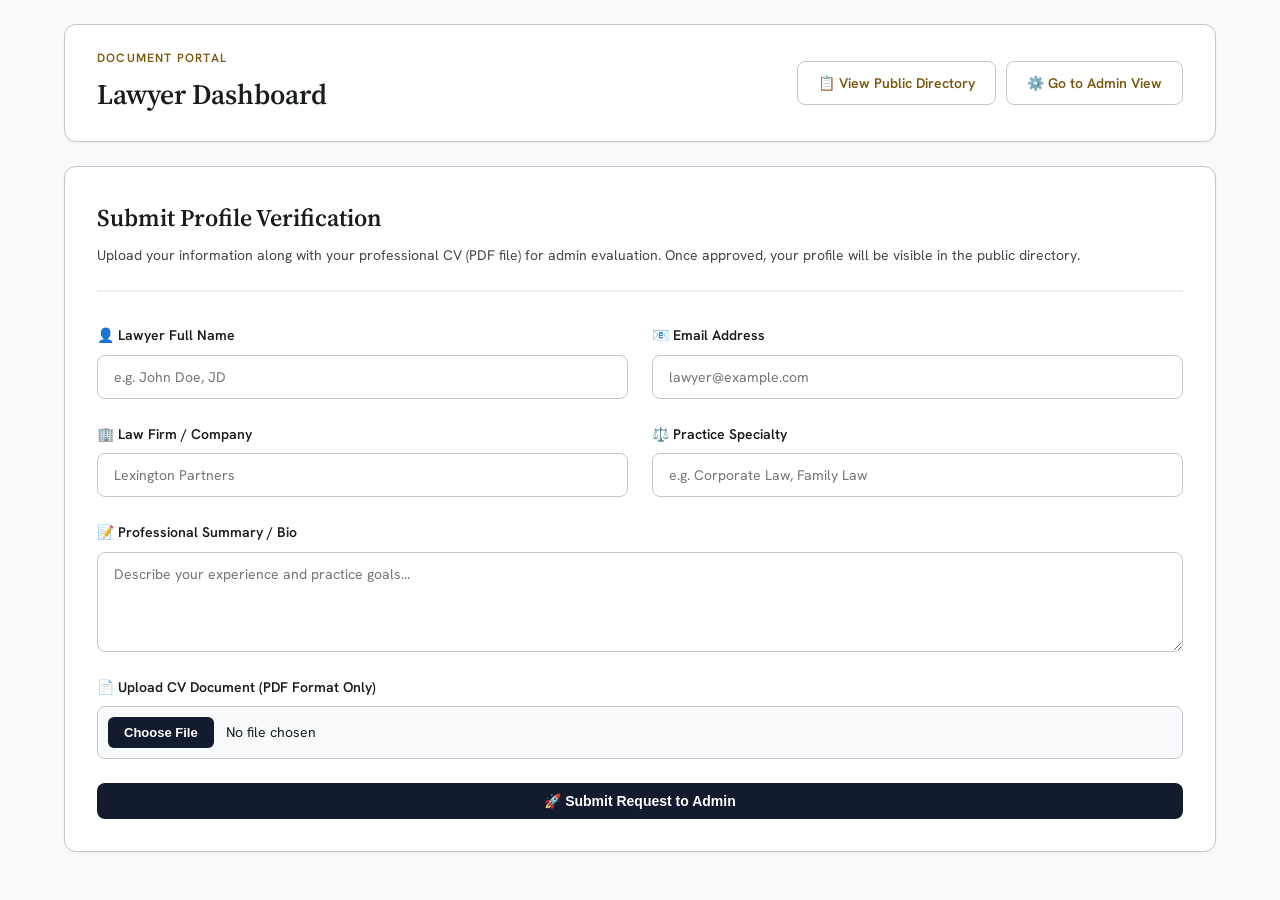
<file: index.html>
<!DOCTYPE html>
<html lang="en">
  <head>
    <meta charset="UTF-8" />
    <meta http-equiv="refresh" content="0; url=./public/index.html" />
    <title>Redirecting...</title>
  </head>
  <body>
    <p>Redirecting to the public directory...</p>
  </body>
</html>
</file>
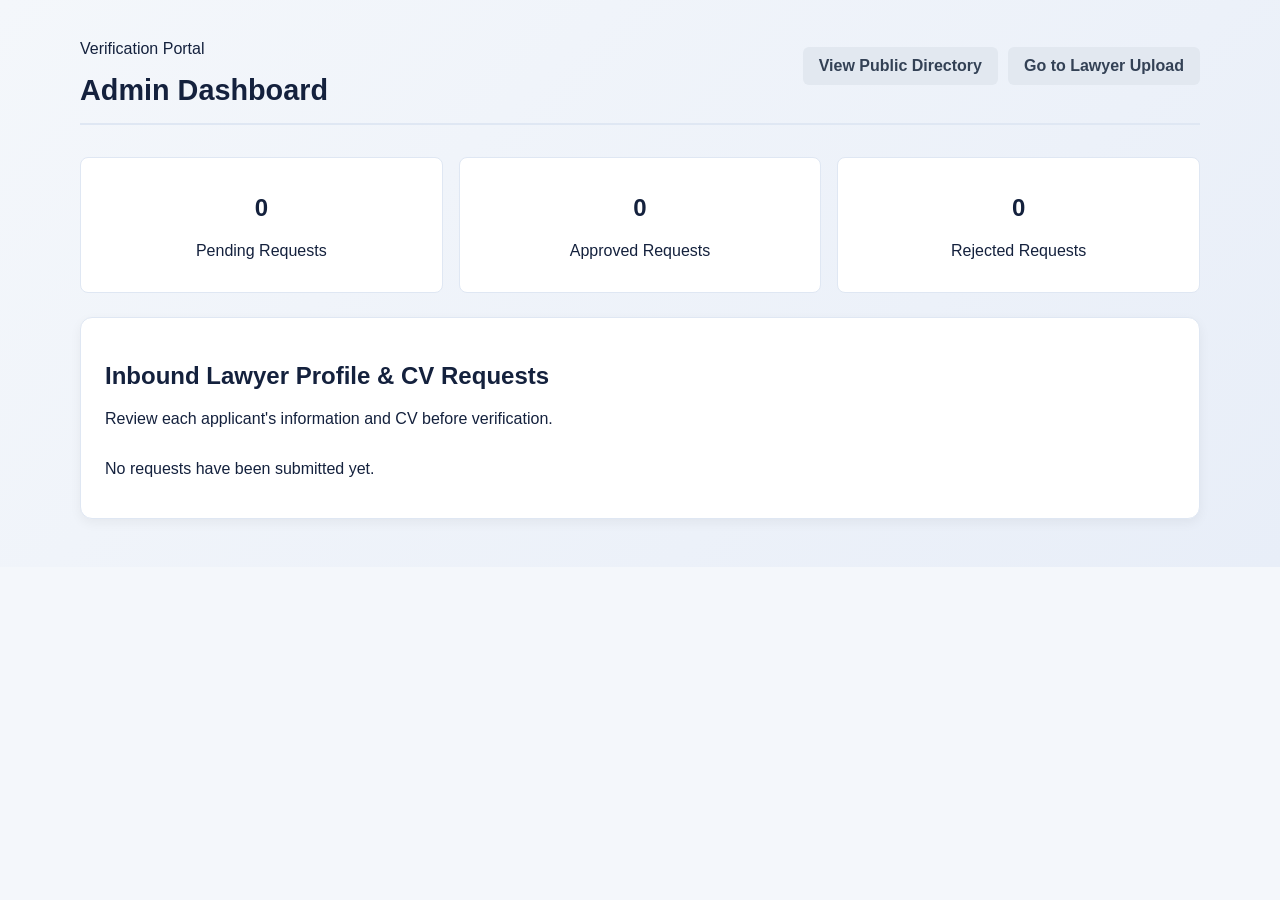
<file: admin/index.html>
<!DOCTYPE html>
<html lang="en">
  <head>
    <meta charset="UTF-8" />
    <meta name="viewport" content="width=device-width, initial-scale=1.0" />
    <title>Admin Verification Control Board</title>
    <link rel="stylesheet" href="../styles.css" />
  </head>
  <body>
    <div class="page-shell">
      <header class="topbar">
        <div>
          <p class="eyebrow">Verification Portal</p>
          <h1>Admin Dashboard</h1>
        </div>
        <div style="display: flex; gap: 10px;">
          <a class="btn btn-secondary" href="../public/index.html">View Public Directory</a>
          <a class="btn btn-secondary" href="../lawyer/index.html">Go to Lawyer Upload</a>
        </div>
      </header>

      <section class="summary-grid">
        <div class="summary-card">
          <h2 id="pendingCount">0</h2>
          <p>Pending Requests</p>
        </div>
        <div class="summary-card">
          <h2 id="approvedCount">0</h2>
          <p>Approved Requests</p>
        </div>
        <div class="summary-card">
          <h2 id="rejectedCount">0</h2>
          <p>Rejected Requests</p>
        </div>
      </section>

      <section class="panel">
        <div class="panel-header">
          <h2>Inbound Lawyer Profile & CV Requests</h2>
          <p>Review each applicant's information and CV before verification.</p>
        </div>
        <div id="requestsList" class="request-list"></div>
      </section>
    </div>

    <script src="../app.js"></script>
  </body>
</html>
</file>
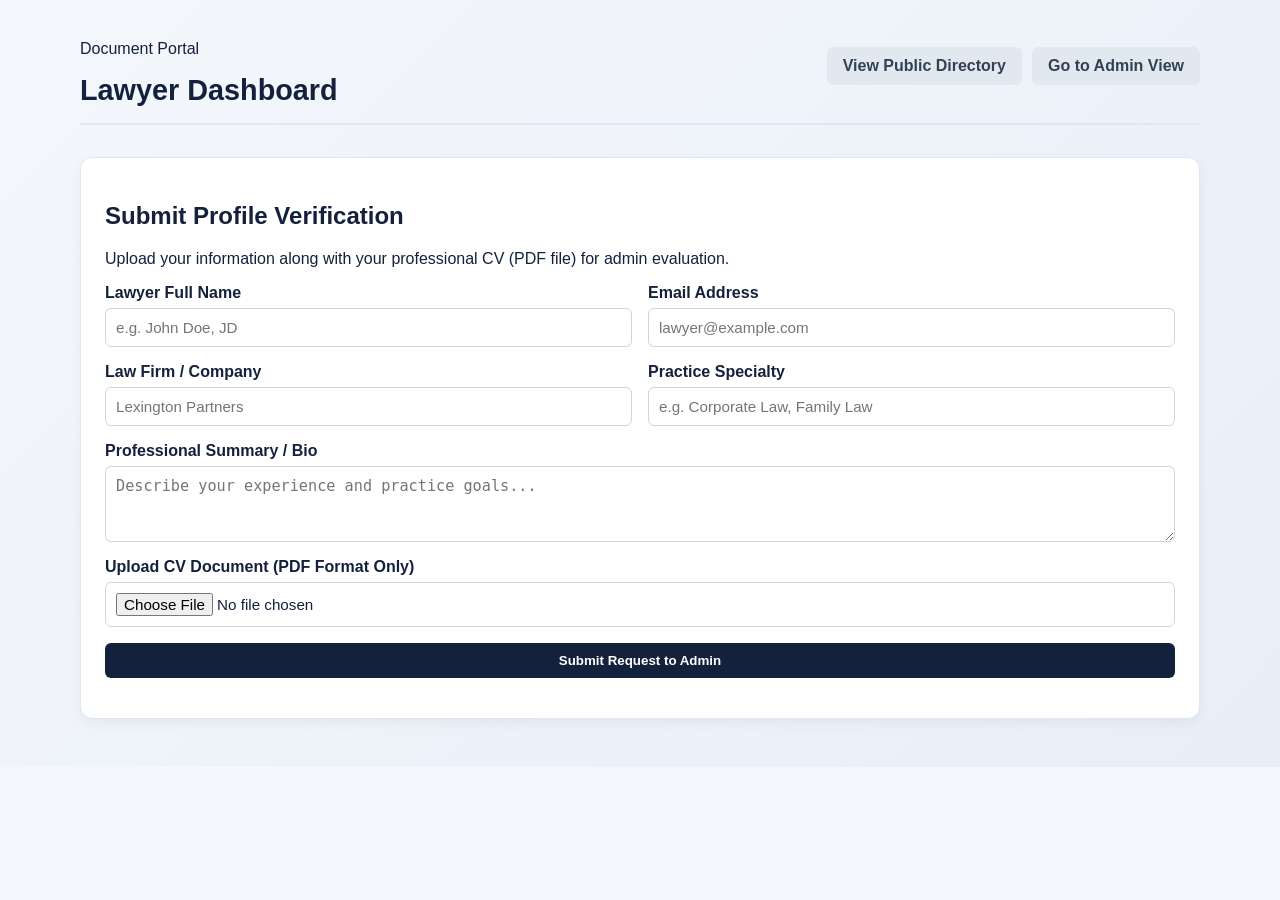
<file: lawyer/index.html>
<!DOCTYPE html>
<html lang="en">
  <head>
    <meta charset="UTF-8" />
    <meta name="viewport" content="width=device-width, initial-scale=1.0" />
    <title>Lawyer Dashboard - Portal</title>
    <link rel="stylesheet" href="../styles.css" />
  </head>
  <body>
    <div class="page-shell">
      <header class="topbar">
        <div>
          <p class="eyebrow">Document Portal</p>
          <h1>Lawyer Dashboard</h1>
        </div>
        <div style="display: flex; gap: 10px;">
          <a class="btn btn-secondary" href="../public/index.html">View Public Directory</a>
          <a class="btn btn-secondary" href="../admin/index.html">Go to Admin View</a>
        </div>
      </header>

      <section class="panel">
        <div class="panel-header">
          <h2>Submit Profile Verification</h2>
          <p>Upload your information along with your professional CV (PDF file) for admin evaluation.</p>
        </div>
        <form id="lawyerRequestForm" class="form-grid">
          <label>
            Lawyer Full Name
            <input type="text" name="lawyerName" placeholder="e.g. John Doe, JD" required />
          </label>
          <label>
            Email Address
            <input type="email" name="lawyerEmail" placeholder="lawyer@example.com" required />
          </label>
          <label>
            Law Firm / Company
            <input type="text" name="firmName" placeholder="Lexington Partners" required />
          </label>
          <label>
            Practice Specialty
            <input type="text" name="specialty" placeholder="e.g. Corporate Law, Family Law" required />
          </label>
          <label class="full-width">
            Professional Summary / Bio
            <textarea name="requestMessage" rows="3" placeholder="Describe your experience and practice goals..." required></textarea>
          </label>
          <label class="full-width">
            Upload CV Document (PDF Format Only)
            <input type="file" name="documents" accept="application/pdf" required />
          </label>
          <button class="btn btn-primary full-width" type="submit">Submit Request to Admin</button>
        </form>
        <p id="formMessage" class="status-message" aria-live="polite"></p>
      </section>
    </div>

    <script src="../app.js"></script>
  </body>
</html>
</file>
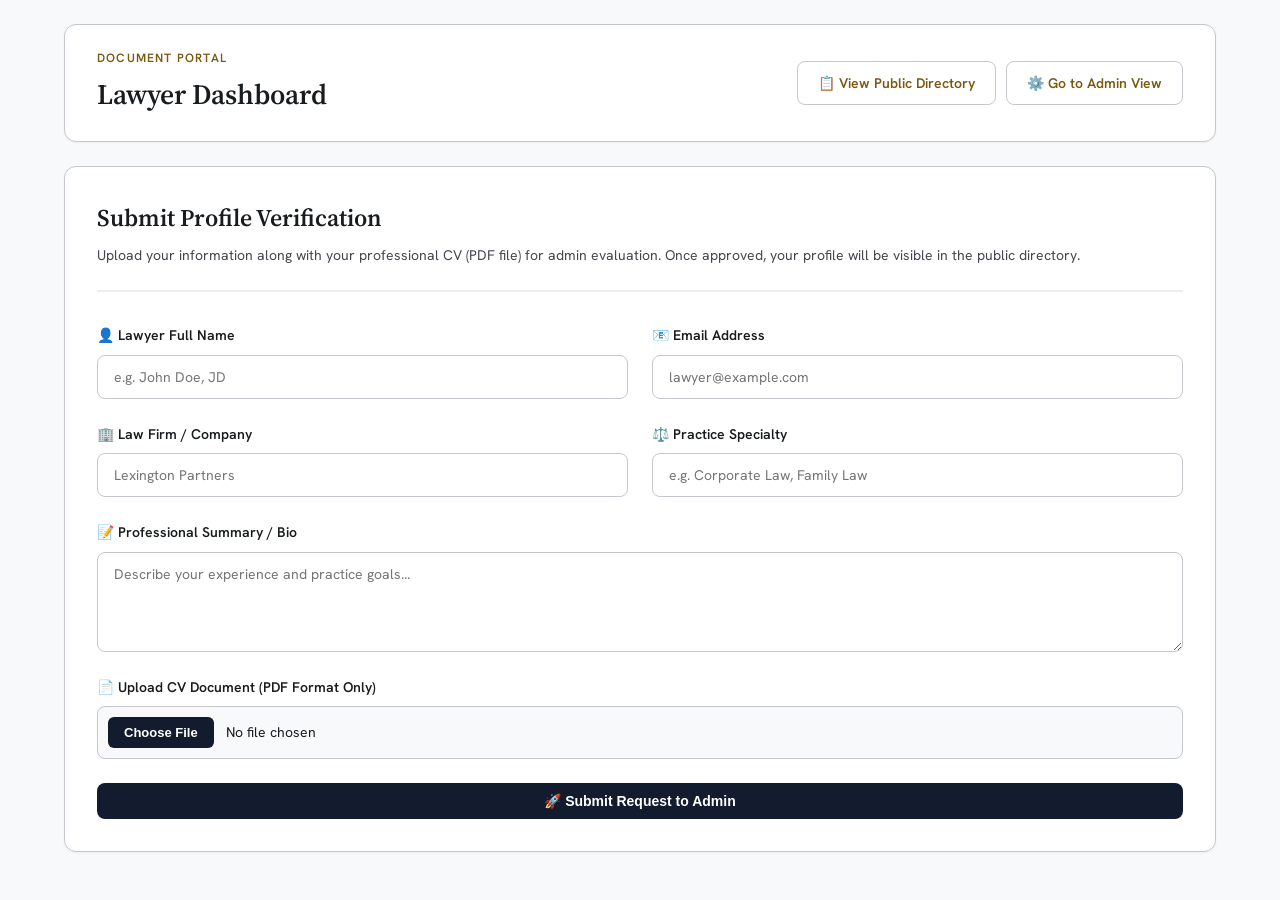
<file: public/index.html>
<!DOCTYPE html>
<html lang="en">
  <head>
    <meta charset="UTF-8" />
    <meta name="viewport" content="width=device-width, initial-scale=1.0" />
    <title>Lawyer Dashboard - Portal</title>
    <style>
      * {
        margin: 0;
        padding: 0;
        box-sizing: border-box;
      }

      body {
        font-family: 'Hanken Grotesk', -apple-system, BlinkMacSystemFont, sans-serif;
        background: #f7f9fb;
        color: #191c1e;
        line-height: 1.6;
        min-height: 100vh;
      }

      .page-shell {
        max-width: 1200px;
        margin: 0 auto;
        padding: 24px;
      }

      .topbar {
        background: white;
        padding: 24px 32px;
        border-radius: 12px;
        box-shadow: 0 1px 3px rgba(0,0,0,0.05);
        margin-bottom: 24px;
        display: flex;
        justify-content: space-between;
        align-items: center;
        border: 1px solid #c6c6cd;
      }

      .eyebrow {
        font-size: 12px;
        text-transform: uppercase;
        letter-spacing: 0.1em;
        color: #7a580f;
        font-weight: 600;
        margin-bottom: 4px;
      }

      .topbar h1 {
        font-family: 'Source Serif 4', Georgia, serif;
        font-size: 28px;
        font-weight: 600;
        color: #191c1e;
      }

      .btn {
        padding: 10px 20px;
        border-radius: 8px;
        font-size: 14px;
        font-weight: 600;
        text-decoration: none;
        cursor: pointer;
        border: none;
        transition: all 0.2s ease;
        display: inline-flex;
        align-items: center;
        justify-content: center;
        gap: 8px;
      }

      .btn-primary {
        background: #131b2e;
        color: white;
      }

      .btn-primary:hover {
        background: #2d3850;
        transform: translateY(-1px);
        box-shadow: 0 4px 12px rgba(19, 27, 46, 0.2);
      }

      .btn-secondary {
        background: white;
        color: #7a580f;
        border: 1px solid #c6c6cd;
      }

      .btn-secondary:hover {
        background: #f7f9fb;
        border-color: #7a580f;
      }

      .panel {
        background: white;
        border-radius: 12px;
        padding: 32px;
        box-shadow: 0 1px 3px rgba(0,0,0,0.05);
        border: 1px solid #c6c6cd;
      }

      .panel-header {
        margin-bottom: 32px;
        padding-bottom: 24px;
        border-bottom: 2px solid #eceef0;
      }

      .panel-header h2 {
        font-family: 'Source Serif 4', Georgia, serif;
        font-size: 24px;
        font-weight: 600;
        color: #191c1e;
        margin-bottom: 8px;
      }

      .panel-header p {
        color: #45464d;
        font-size: 14px;
        line-height: 1.5;
      }

      .form-grid {
        display: grid;
        grid-template-columns: 1fr 1fr;
        gap: 24px;
      }

      .form-grid label {
        display: flex;
        flex-direction: column;
        gap: 8px;
        font-size: 14px;
        font-weight: 600;
        color: #191c1e;
      }

      .form-grid .full-width {
        grid-column: 1 / -1;
      }

      .form-grid input,
      .form-grid textarea,
      .form-grid select {
        padding: 12px 16px;
        border: 1px solid #c6c6cd;
        border-radius: 8px;
        font-size: 14px;
        font-family: inherit;
        transition: all 0.2s ease;
        background: white;
        color: #191c1e;
      }

      .form-grid input:focus,
      .form-grid textarea:focus,
      .form-grid select:focus {
        outline: none;
        border-color: #131b2e;
        box-shadow: 0 0 0 3px rgba(19, 27, 46, 0.1);
      }

      .form-grid input[type="file"] {
        padding: 10px;
        background: #f7f9fb;
        cursor: pointer;
      }

      .form-grid input[type="file"]::file-selector-button {
        background: #131b2e;
        color: white;
        border: none;
        padding: 8px 16px;
        border-radius: 6px;
        margin-right: 12px;
        cursor: pointer;
        font-weight: 600;
        font-size: 13px;
      }

      .form-grid input[type="file"]::file-selector-button:hover {
        background: #2d3850;
      }

      .form-grid textarea {
        resize: vertical;
        min-height: 100px;
      }

      /* Success Message Styling */
      .form-message {
        margin-top: 24px;
        padding: 16px 20px;
        border-radius: 8px;
        display: flex;
        align-items: center;
        gap: 12px;
        font-size: 14px;
        font-weight: 500;
        animation: slideIn 0.3s ease;
      }

      .form-message.success {
        background: #d1fae5;
        color: #065f46;
        border: 1px solid #6ee7b7;
      }

      .form-message.error {
        background: #fee2e2;
        color: #991b1b;
        border: 1px solid #fca5a5;
      }

      .form-message .message-icon {
        font-size: 20px;
        flex-shrink: 0;
      }

      @keyframes slideIn {
        from {
          opacity: 0;
          transform: translateY(-10px);
        }
        to {
          opacity: 1;
          transform: translateY(0);
        }
      }

      @media (max-width: 768px) {
        .form-grid {
          grid-template-columns: 1fr;
        }
        
        .topbar {
          flex-direction: column;
          gap: 16px;
          align-items: flex-start;
          padding: 20px;
        }
        
        .topbar div:last-child {
          flex-direction: column;
          width: 100%;
        }
        
        .topbar .btn {
          width: 100%;
        }

        .panel {
          padding: 20px;
        }
      }
    </style>
    <link href="https://fonts.googleapis.com/css2?family=Source+Serif+4:wght@400;600;700&family=Hanken+Grotesk:wght@400;500;600;700&display=swap" rel="stylesheet"/>
  </head>
  <body>
    <div class="page-shell">
      <header class="topbar">
        <div>
          <p class="eyebrow">Document Portal</p>
          <h1>Lawyer Dashboard</h1>
        </div>
        <div style="display: flex; gap: 10px;">
          <a class="btn btn-secondary" href="../public/index.html">📋 View Public Directory</a>
          <a class="btn btn-secondary" href="../admin/index.html">⚙️ Go to Admin View</a>
        </div>
      </header>

      <section class="panel">
        <div class="panel-header">
          <h2>Submit Profile Verification</h2>
          <p>Upload your information along with your professional CV (PDF file) for admin evaluation. Once approved, your profile will be visible in the public directory.</p>
        </div>
        <form id="lawyerRequestForm" class="form-grid">
          <label>
            👤 Lawyer Full Name
            <input type="text" name="lawyerName" placeholder="e.g. John Doe, JD" required />
          </label>
          <label>
            📧 Email Address
            <input type="email" name="lawyerEmail" placeholder="lawyer@example.com" required />
          </label>
          <label>
            🏢 Law Firm / Company
            <input type="text" name="firmName" placeholder="Lexington Partners" required />
          </label>
          <label>
            ⚖️ Practice Specialty
            <input type="text" name="specialty" placeholder="e.g. Corporate Law, Family Law" required />
          </label>
          <label class="full-width">
            📝 Professional Summary / Bio
            <textarea name="requestMessage" rows="3" placeholder="Describe your experience and practice goals..." required></textarea>
          </label>
          <label class="full-width">
            📄 Upload CV Document (PDF Format Only)
            <input type="file" name="documents" accept="application/pdf" required />
          </label>
          <button class="btn btn-primary full-width" type="submit">🚀 Submit Request to Admin</button>
        </form>
        <div id="formMessage" class="form-message" style="display: none;" aria-live="polite"></div>
      </section>
    </div>

    <script>
      // Update the form message handling
      const form = document.getElementById('lawyerRequestForm');
      const messageBox = document.getElementById('formMessage');

      if (form) {
        form.addEventListener('submit', async (event) => {
          event.preventDefault();
          
          // Hide message initially
          if (messageBox) {
            messageBox.style.display = 'none';
          }

          // Simulate form submission (replace with your actual submission logic)
          try {
            // Your actual form submission logic here
            // For demo purposes, showing success after 1 second
            await new Promise(resolve => setTimeout(resolve, 1000));
            
            // Show success message
            if (messageBox) {
              messageBox.className = 'form-message success';
              messageBox.innerHTML = `
                <span class="message-icon">✅</span>
                <div>
                  <strong>Submission Successful!</strong><br>
                  Your CV request has been submitted and is pending admin verification. 
                  You'll be notified once your profile has been reviewed.
                </div>
              `;
              messageBox.style.display = 'flex';
            }

            form.reset();
            
          } catch (error) {
            // Show error message
            if (messageBox) {
              messageBox.className = 'form-message error';
              messageBox.innerHTML = `
                <span class="message-icon">❌</span>
                <div>
                  <strong>Submission Failed</strong><br>
                  There was an error processing your request. Please try again.
                </div>
              `;
              messageBox.style.display = 'flex';
            }
          }
        });
      }
    </script>
  </body>
</html>
</file>
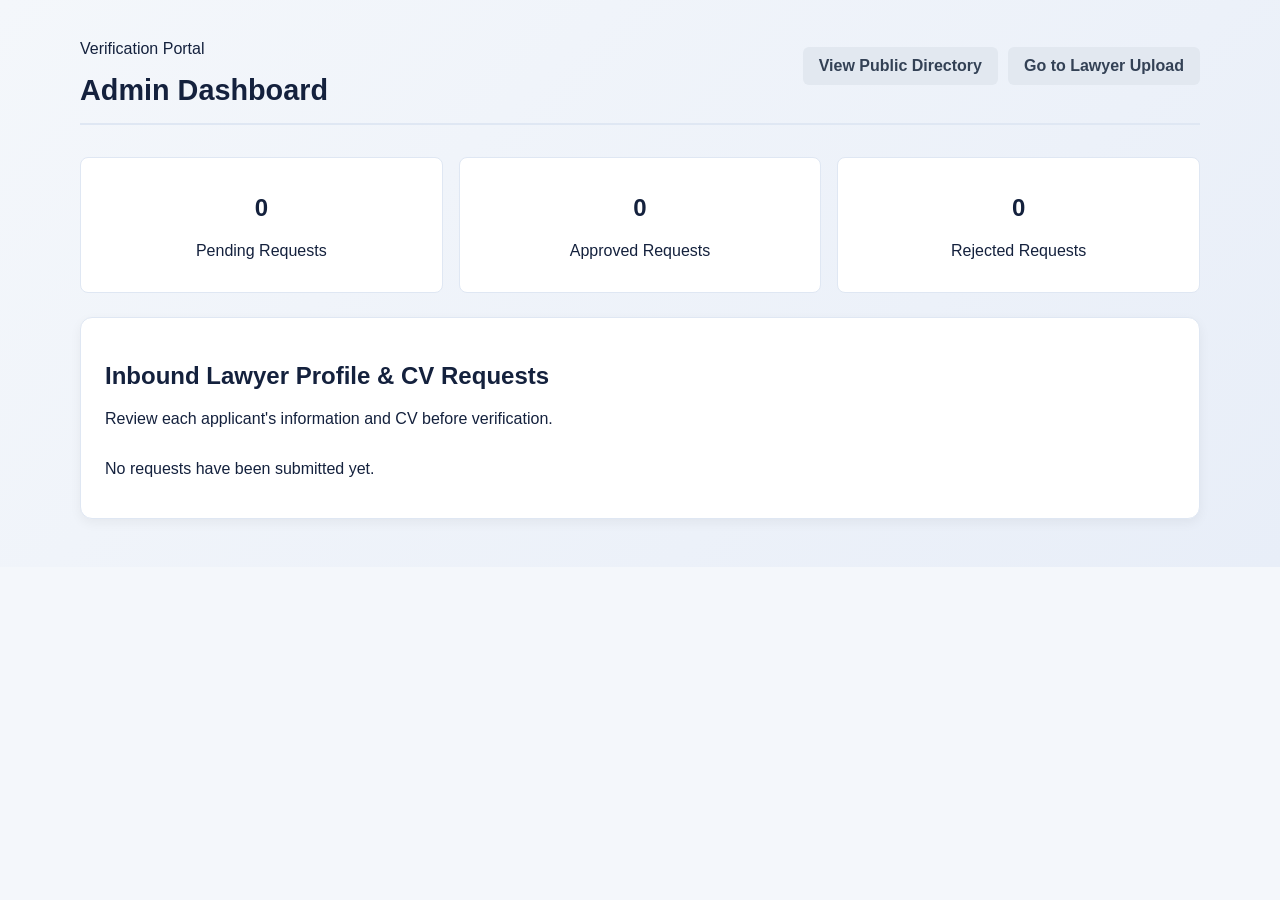
<file: admin-dashboard.html>
<!DOCTYPE html>
<html lang="en">
  <head>
    <meta charset="UTF-8" />
    <meta name="viewport" content="width=device-width, initial-scale=1.0" />
    <title>Admin Verification Control Board</title>
    <link rel="stylesheet" href="styles.css" />
  </head>
  <body>
    <div class="page-shell">
      <header class="topbar">
        <div>
          <p class="eyebrow">Verification Portal</p>
          <h1>Admin Dashboard</h1>
        </div>
        <div style="display: flex; gap: 10px;">
          <a class="btn btn-secondary" href="index.html">View Public Directory</a>
          <a class="btn btn-secondary" href="lawyer-dashboard.html">Go to Lawyer Upload</a>
        </div>
      </header>

      <section class="summary-grid">
        <div class="summary-card">
          <h2 id="pendingCount">0</h2>
          <p>Pending Requests</p>
        </div>
        <div class="summary-card">
          <h2 id="approvedCount">0</h2>
          <p>Approved Requests</p>
        </div>
        <div class="summary-card">
          <h2 id="rejectedCount">0</h2>
          <p>Rejected Requests</p>
        </div>
      </section>

      <section class="panel">
        <div class="panel-header">
          <h2>Inbound Lawyer Profile & CV Requests</h2>
          <p>Review each applicant's information and CV before verification.</p>
        </div>
        <div id="requestsList" class="request-list"></div>
      </section>
    </div>

    <script src="app.js"></script>
  </body>
</html>
</file>
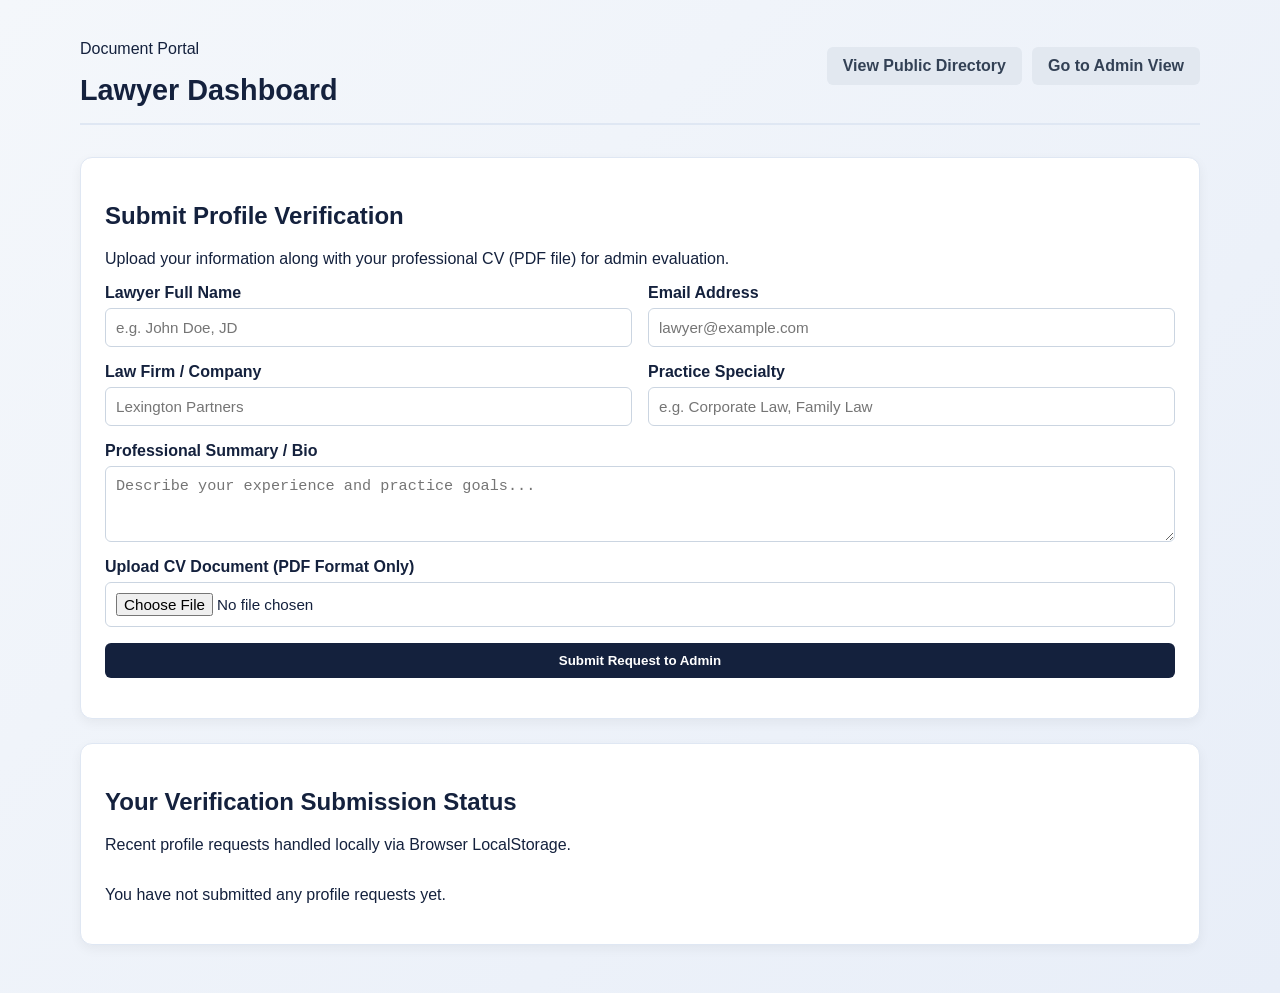
<file: lawyer-dashboard.html>
<!DOCTYPE html>
<html lang="en">
  <head>
    <meta charset="UTF-8" />
    <meta name="viewport" content="width=device-width, initial-scale=1.0" />
    <title>Lawyer Dashboard - Portal</title>
    <link rel="stylesheet" href="styles.css" />
  </head>
  <body>
    <div class="page-shell">
      <header class="topbar">
        <div>
          <p class="eyebrow">Document Portal</p>
          <h1>Lawyer Dashboard</h1>
        </div>
        <div style="display: flex; gap: 10px;">
          <a class="btn btn-secondary" href="index.html">View Public Directory</a>
          <a class="btn btn-secondary" href="admin-dashboard.html">Go to Admin View</a>
        </div>
      </header>

      <section class="panel">
        <div class="panel-header">
          <h2>Submit Profile Verification</h2>
          <p>Upload your information along with your professional CV (PDF file) for admin evaluation.</p>
        </div>
        <form id="lawyerRequestForm" class="form-grid">
          <label>
            Lawyer Full Name
            <input type="text" name="lawyerName" placeholder="e.g. John Doe, JD" required />
          </label>
          <label>
            Email Address
            <input type="email" name="lawyerEmail" placeholder="lawyer@example.com" required />
          </label>
          <label>
            Law Firm / Company
            <input type="text" name="firmName" placeholder="Lexington Partners" required />
          </label>
          <label>
            Practice Specialty
            <input type="text" name="specialty" placeholder="e.g. Corporate Law, Family Law" required />
          </label>
          <label class="full-width">
            Professional Summary / Bio
            <textarea name="requestMessage" rows="3" placeholder="Describe your experience and practice goals..." required></textarea>
          </label>
          <label class="full-width">
            Upload CV Document (PDF Format Only)
            <input type="file" name="documents" accept="application/pdf" required />
          </label>
          <button class="btn btn-primary full-width" type="submit">Submit Request to Admin</button>
        </form>
        <p id="formMessage" class="status-message" aria-live="polite"></p>
      </section>

      <section class="panel">
        <div class="panel-header">
          <h2>Your Verification Submission Status</h2>
          <p>Recent profile requests handled locally via Browser LocalStorage.</p>
        </div>
        <div id="lawyerRequests" class="request-list"></div>
      </section>
    </div>

    <script src="app.js"></script>
  </body>
</html>
</file>
<file: styles.css>
:root {
  font-family: "Segoe UI", Tahoma, Geneva, Verdana, sans-serif;
  background: #f4f7fb;
  color: #14213d;
}

body {
  margin: 0;
  background: linear-gradient(135deg, #f4f7fb 0%, #e8eef8 100%);
}

.page-shell {
  max-width: 1120px;
  margin: 0 auto;
  padding: 24px;
}

.topbar {
  display: flex;
  justify-content: space-between;
  align-items: center;
  margin-bottom: 32px;
  border-bottom: 2px solid #dfe7f3;
  padding-bottom: 16px;
}

.topbar h1 {
  margin: 4px 0 0;
  font-size: 1.8rem;
}

.panel {
  background: #ffffff;
  border: 1px solid #dfe7f3;
  border-radius: 12px;
  padding: 24px;
  margin-bottom: 24px;
  box-shadow: 0 4px 12px rgba(0,0,0,0.05);
}

.form-grid {
  display: grid;
  grid-template-columns: repeat(2, minmax(0, 1fr));
  gap: 16px;
}

label {
  display: flex;
  flex-direction: column;
  gap: 6px;
  font-weight: 600;
}

input, textarea {
  border: 1px solid #cbd5e1;
  border-radius: 6px;
  padding: 10px;
  font-size: 0.95rem;
}

.full-width {
  grid-column: 1 / -1;
}

.btn {
  padding: 10px 16px;
  border-radius: 6px;
  border: none;
  cursor: pointer;
  font-weight: 600;
  text-decoration: none;
  display: inline-block;
  text-center: center;
}

.btn-primary { background: #14213d; color: #fff; }
.btn-secondary { background: #e2e8f0; color: #334155; }
.btn-success { background: #16a34a; color: #fff; }
.btn-danger { background: #dc2626; color: #fff; }

.btn:disabled {
  opacity: 0.5;
  cursor: not-allowed;
}

.summary-grid {
  display: grid;
  grid-template-columns: repeat(3, minmax(0, 1fr));
  gap: 16px;
  margin-bottom: 24px;
}

.summary-card {
  background: white;
  padding: 16px;
  border-radius: 8px;
  text-align: center;
  border: 1px solid #dfe7f3;
}

.request-list {
  display: flex;
  flex-direction: column;
  gap: 16px;
}

.request-card {
  border: 1px solid #e2e8f0;
  border-radius: 8px;
  padding: 16px;
  background: #f8fafc;
}

.status-badge {
  display: inline-block;
  padding: 4px 8px;
  border-radius: 4px;
  font-size: 0.75rem;
  font-weight: bold;
  margin: 8px 0;
}

.status-pending { background: #fef08a; color: #854d0e; }
.status-approved { background: #bbf7d0; color: #166534; }
.status-rejected { background: #fecaca; color: #991b1b; }

.doc-link {
  color: #2563eb;
  text-decoration: underline;
  font-weight: 600;
}
</file>
